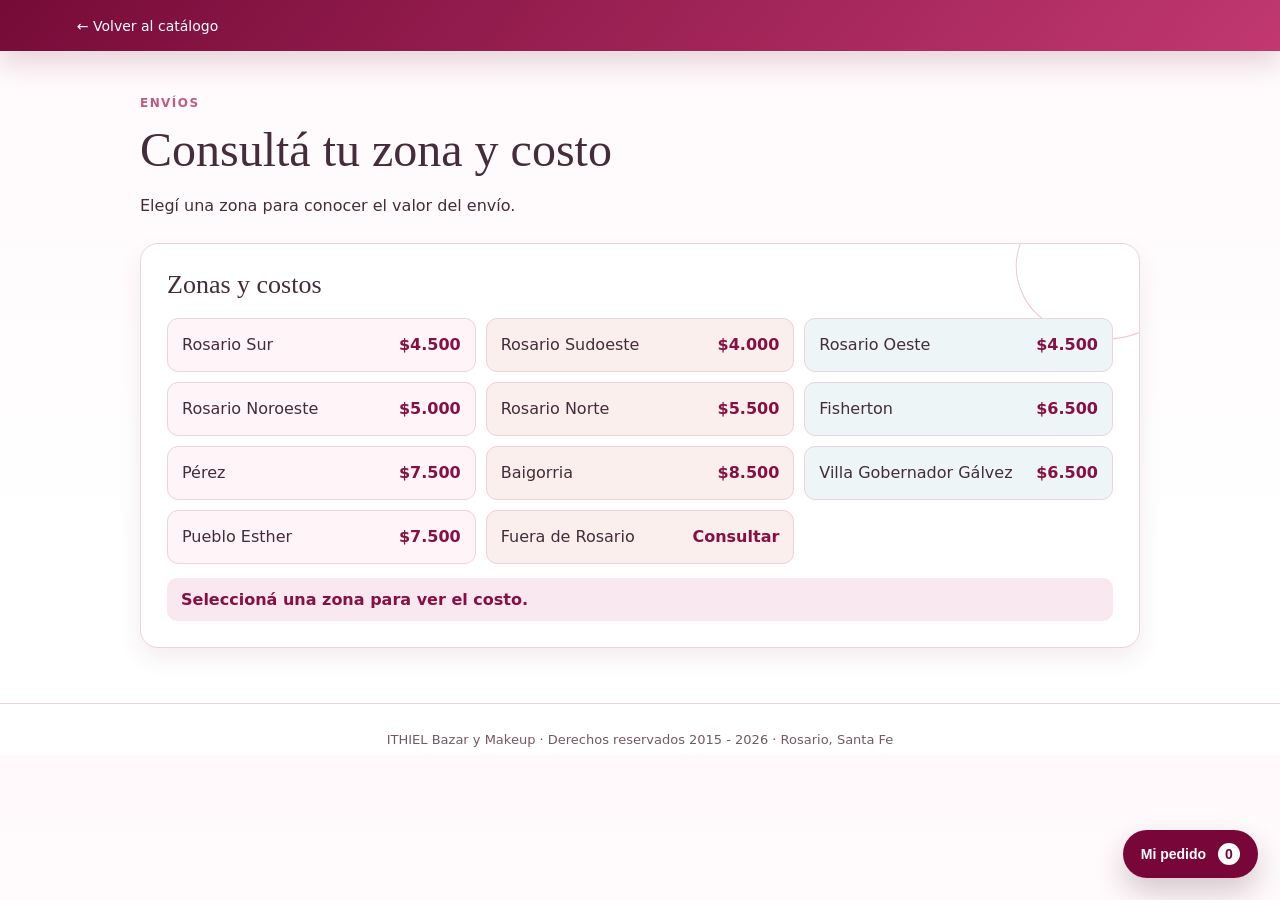
<file: envios.html>
<!doctype html><html lang="es"><head><meta charset="utf-8"><meta name="viewport" content="width=device-width,initial-scale=1"><title>ITHIEL · Envíos</title><style>:root{--wine:#851044;--rose:#bd5b82;--line:#ead4de;--ink:#442c3a}*{box-sizing:border-box}body{margin:0;background:#fff9fb;color:var(--ink);font-family:system-ui}header{padding:16px 6vw;color:#fff;background:linear-gradient(130deg,#760b38,#c13870)}header a{color:#fff;text-decoration:none;font-size:14px}main{width:min(1000px,90vw);margin:45px auto}h1{margin:10px 0;font:500 48px Georgia,serif}.lead{max-width:570px;line-height:1.6}.layout{display:grid;grid-template-columns:1fr 1fr;gap:24px;margin-top:32px}.panel{padding:26px;border:1px solid var(--line);border-radius:18px;background:#fff}.panel h2{margin:0 0 18px;font:500 26px Georgia,serif}label{display:grid;gap:7px;margin:14px 0;font-weight:600;font-size:14px}input,select{width:100%;padding:13px;border:1px solid var(--line);border-radius:10px;font:inherit}.zones{display:grid;gap:9px}.zone{display:flex;justify-content:space-between;gap:12px;padding:14px;border-radius:11px;background:#fff4f8}.zone b{color:var(--wine)}iframe{width:100%;height:300px;border:0;border-radius:13px}.note{margin-top:18px;color:#765767;font-size:13px;line-height:1.5}@media(max-width:700px){.layout{grid-template-columns:1fr}h1{font-size:39px}}.layout{display:block}.address-panel,.zones-panel{margin-top:24px}.zones{display:grid;grid-template-columns:repeat(3,minmax(0,1fr));gap:10px}.zone{min-height:54px;align-items:center}@media(max-width:700px){.zones{grid-template-columns:1fr}}body{background:linear-gradient(180deg,#fff9fb 0,#fff 72%)}header{box-shadow:0 12px 28px rgba(96,15,52,.16)}.panel{position:relative;overflow:hidden;box-shadow:0 10px 24px rgba(96,15,52,.08);transition:transform .28s ease,box-shadow .28s ease}.panel:hover{transform:translateY(-5px);box-shadow:0 18px 32px rgba(96,15,52,.14)}.panel h2{position:relative;z-index:1}.address-panel:before,.zones-panel:before{content:"";position:absolute;right:-55px;top:-75px;width:170px;height:170px;border:1px solid #bd5b8255;border-radius:48% 52% 58% 42%;transform:rotate(22deg)}.zones{position:relative;z-index:1}.zone{border:1px solid #ead4de;background:#fff4f8;transition:transform .22s ease,background .22s ease,box-shadow .22s ease}.zone:nth-child(3n+2){background:#fbefee}.zone:nth-child(3n){background:#eef5f6}.zone:hover{transform:translateY(-3px);background:#fff;box-shadow:0 8px 16px rgba(96,15,52,.1)}input:focus,select:focus{outline:3px solid #f3c7d8;border-color:#bd5b82}.note{padding:12px 14px;border-radius:10px;background:#fff4f8}.site-footer{margin-top:55px;padding:28px 12px 8px;border-top:1px solid #ead4de;color:#765767;text-align:center;font-size:13px}.zone{cursor:pointer;width:100%;border:1px solid #ead4de;font:inherit;text-align:left}.zone.selected{outline:3px solid #bd5b8266;border-color:#851044;transform:translateY(-3px);box-shadow:0 8px 16px rgba(96,15,52,.14)}.selected-zone-note{margin:14px 0 0;padding:12px 14px;border-radius:10px;color:#851044;background:#f9e8ef;font-weight:600}</style><link rel="stylesheet" href="styles/cart-floating.css"></head><body><header><a href="index.html">← Volver al catálogo</a></header><main><p style="color:#bd5b82;font-size:12px;font-weight:700;letter-spacing:.12em;text-transform:uppercase">Envíos</p><h1>Consultá tu zona y costo</h1><p class="lead">Elegí una zona para conocer el valor del envío.</p><section class="zones-panel panel"><h2>Zonas y costos</h2><div class="zones"><div class="zone"><span>Rosario Sur</span><b>$4.500</b></div><div class="zone"><span>Rosario Sudoeste</span><b>$4.000</b></div><div class="zone"><span>Rosario Oeste</span><b>$4.500</b></div><div class="zone"><span>Rosario Noroeste</span><b>$5.000</b></div><div class="zone"><span>Rosario Norte</span><b>$5.500</b></div><div class="zone"><span>Fisherton</span><b>$6.500</b></div><div class="zone"><span>Pérez</span><b>$7.500</b></div><div class="zone"><span>Baigorria</span><b>$8.500</b></div><div class="zone"><span>Villa Gobernador Gálvez</span><b>$6.500</b></div><div class="zone"><span>Pueblo Esther</span><b>$7.500</b></div><div class="zone"><span>Fuera de Rosario</span><b>Consultar</b></div></div><p id="selected-zone-note" class="selected-zone-note">Seleccioná una zona para ver el costo.</p></section></main><footer class="site-footer">ITHIEL Bazar y Makeup · Derechos reservados 2015 - 2026 · Rosario, Santa Fe</footer><script>
const zoneCards=[...document.querySelectorAll(".zone")],zoneNote=document.querySelector("#selected-zone-note");
zoneCards.forEach(card=>{card.setAttribute("role","button");card.tabIndex=0;const choose=()=>{zoneCards.forEach(item=>item.classList.toggle("selected",item===card));zoneNote.textContent=`${card.querySelector("span").textContent}: ${card.querySelector("b").textContent}`};card.addEventListener("click",choose);card.addEventListener("keydown",event=>{if(event.key==="Enter"||event.key===" "){event.preventDefault();choose()}})});
</script><script src="scripts/cart-floating.js"></script></body></html>
</file>
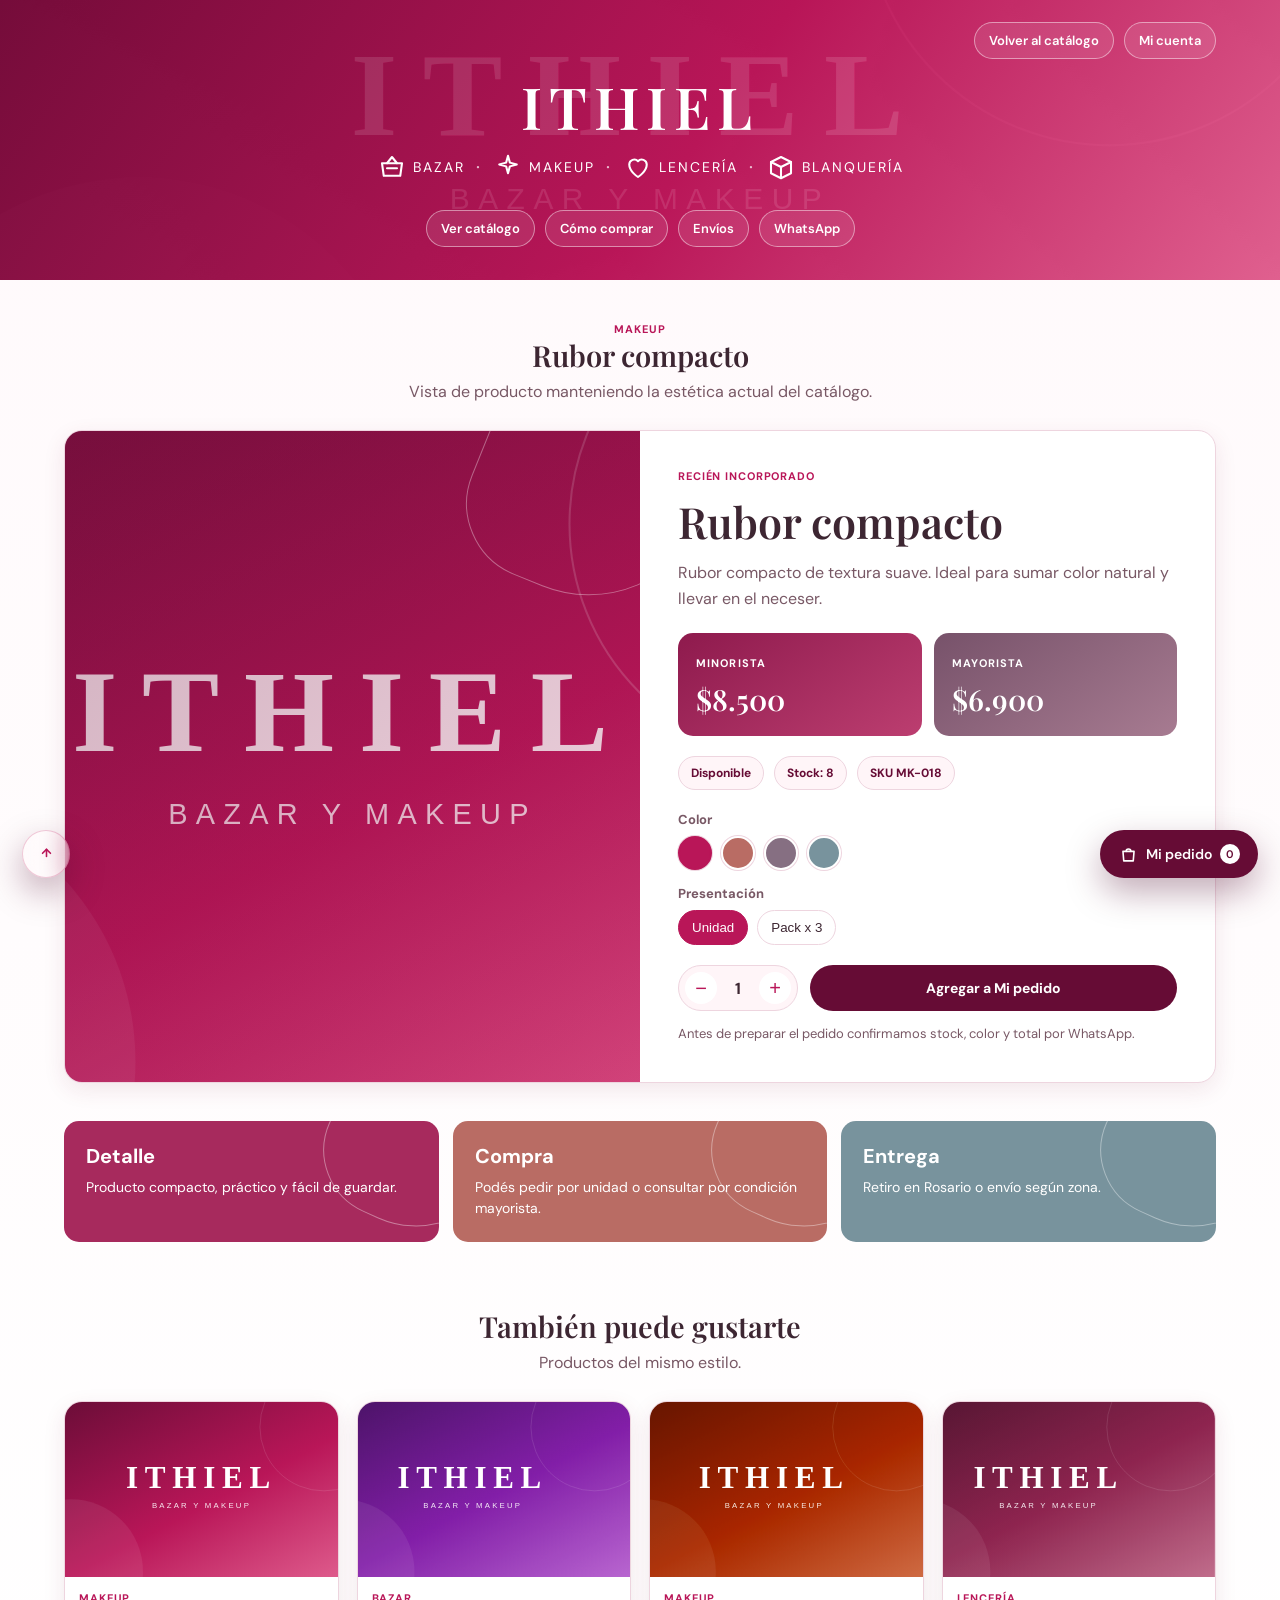
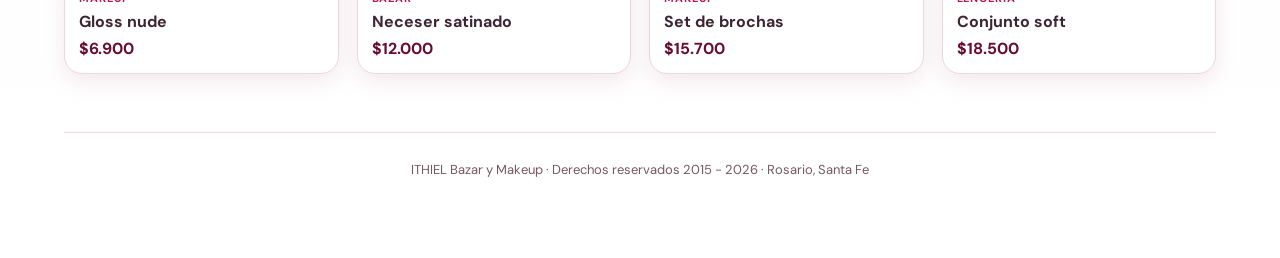
<file: producto.html>
<!doctype html>
<html lang="es">
<head>
<meta charset="utf-8">
<meta name="viewport" content="width=device-width,initial-scale=1">
<title>ITHIEL · Producto</title>
<meta name="description" content="Producto de ITHIEL Bazar y Makeup. Consultá disponibilidad, variantes y precio por WhatsApp.">
<link rel="canonical" href="https://ithielbazarymakeup.site/producto.html">
<meta property="og:type" content="product">
<meta property="og:title" content="ITHIEL · Producto">
<meta property="og:description" content="Consultá disponibilidad, variantes y precio por WhatsApp.">
<meta property="og:url" content="https://ithielbazarymakeup.site/producto.html">
<meta property="og:image" content="https://ithielbazarymakeup.site/assets/ithiel-fallback.svg">
<link rel="preconnect" href="https://fonts.googleapis.com">
<link href="https://fonts.googleapis.com/css2?family=DM+Sans:wght@400;600;700&family=Playfair+Display:wght@500;600&display=swap" rel="stylesheet">
<style>
:root{--deep:#660c35;--rose:#b91658;--soft:#fff5f9;--ink:#3d2632;--line:#eed5df;--terr:#b96c64;--blue:#78939d}
*{box-sizing:border-box}body{margin:0;background:linear-gradient(180deg,#fff9fb,#fff);color:var(--ink);font-family:"DM Sans",sans-serif;overflow-x:hidden}a{text-decoration:none}
header{min-height:280px;padding:22px 5vw;color:#fff;text-align:center;background:linear-gradient(125deg,#740b39,#b91658 54%,#e26291);position:relative;overflow:hidden}header:after{content:"";position:absolute;inset:0;background:url("assets/ithiel-fallback.svg") center/cover;opacity:.12;mix-blend-mode:luminosity}
.access,.actions,.brand,.sub{position:relative;z-index:1}.access,.actions{display:flex;justify-content:center;gap:10px;flex-wrap:wrap}.access{justify-content:flex-end}.pill{padding:9px 14px;border:1px solid #ffffff75;border-radius:999px;color:#fff;background:#ffffff19;font-size:13px;font-weight:600;transition:transform .22s ease,background .22s ease,box-shadow .22s ease}.pill:hover,.product-view:hover,.mini-card:hover,.choice:hover,.buy-btn:hover{transform:translateY(-4px);box-shadow:0 18px 32px rgba(96,15,52,.18)}
.brand{display:block;margin:8px auto 7px;font:600 58px "Playfair Display",serif;letter-spacing:.12em}.sub{display:flex;align-items:center;justify-content:center;gap:11px;flex-wrap:wrap;margin:0;font-size:14px;letter-spacing:2px;text-transform:uppercase}.sub span{display:inline-flex;align-items:center;gap:6px}.sub svg{width:30px;height:30px;fill:none;stroke:currentColor;stroke-width:1.65;stroke-linecap:round;stroke-linejoin:round}.sub b{font-size:20px;font-weight:400;opacity:.72}.actions{margin-top:28px}
main{width:min(1160px,90vw);margin:0 auto;padding:42px 0 72px}.title{text-align:center;margin:0 0 7px;font:600 29px "Playfair Display",serif}.copy{text-align:center;margin:0 0 28px;color:#785865}.tag{margin:0;color:var(--rose);font-size:11px;font-weight:700;text-transform:uppercase;letter-spacing:.08em}
.product-view{display:grid;grid-template-columns:1fr 1fr;gap:0;border:1px solid var(--line);border-radius:18px;overflow:hidden;background:#fff;box-shadow:0 7px 22px #7f234019;transition:transform .28s ease,box-shadow .28s ease}.product-photo{min-height:500px;background:linear-gradient(145deg,rgba(111,14,58,.35),rgba(185,22,88,.16)),url("assets/ithiel-fallback.svg") center/cover;position:relative}.product-photo:after{content:"";position:absolute;width:230px;height:230px;right:-70px;top:-65px;border:1px solid rgba(255,255,255,.35);border-radius:47% 53% 62% 38%;transform:rotate(22deg)}
.product-info{padding:38px;display:flex;flex-direction:column;justify-content:center}.product-info h1{margin:9px 0 10px;font:600 43px "Playfair Display",serif}.lead{margin:0 0 22px;color:#785865;line-height:1.6}.price-row{display:grid;grid-template-columns:1fr 1fr;gap:12px;margin-bottom:20px}.price-box{padding:18px;border-radius:15px;color:#fff;background:linear-gradient(145deg,#8e1a4d,#bc3e70)}.price-box:last-child{background:linear-gradient(145deg,#77526a,#a77b91)}.price-box span{font-size:11px;font-weight:700;text-transform:uppercase;letter-spacing:.1em}.price-box strong{display:block;margin-top:8px;font:600 29px "Playfair Display",serif}
.status-line{display:flex;gap:10px;flex-wrap:wrap;margin-bottom:21px}.status{padding:8px 12px;border-radius:999px;background:#fff5f8;border:1px solid var(--line);color:var(--deep);font-size:12px;font-weight:700}.choices{display:grid;gap:15px;margin-bottom:20px}.choice-title{display:block;margin-bottom:8px;color:#785865;font-size:13px;font-weight:700}.choice-list{display:flex;gap:9px;flex-wrap:wrap}.choice{border:1px solid var(--line);border-radius:999px;background:#fff;color:var(--ink);padding:9px 13px;cursor:pointer;transition:transform .22s ease,box-shadow .22s ease}.choice.active{color:#fff;background:var(--rose);border-color:var(--rose)}.swatch{width:34px;height:34px;padding:0;border-radius:50%;border:2px solid #fff;box-shadow:0 0 0 1px var(--line)}.swatch:nth-child(1){background:#b91658}.swatch:nth-child(2){background:#b96c64}.swatch:nth-child(3){background:#866f82}.swatch:nth-child(4){background:#78939d}
.cart-line{display:grid;grid-template-columns:120px 1fr;gap:12px}.qty{display:flex;align-items:center;justify-content:space-between;padding:6px;border:1px solid var(--line);border-radius:999px;background:#fff5f8}.qty button{width:32px;height:32px;border:0;border-radius:50%;background:#fff;color:var(--rose);font-size:20px;cursor:pointer}.buy-btn{border:0;border-radius:999px;color:#fff;background:var(--deep);font:700 14px "DM Sans",sans-serif;cursor:pointer;transition:transform .22s ease,background .22s ease,box-shadow .22s ease}.buy-btn:hover{background:var(--rose)}.note{margin:13px 0 0;color:#785865;font-size:13px;line-height:1.5}
.details{display:grid;grid-template-columns:repeat(3,1fr);gap:14px;margin-top:38px}.detail-card{position:relative;overflow:hidden;padding:22px;border-radius:15px;color:#fff;background:#a72a5d}.detail-card:nth-child(2){background:#b96c64}.detail-card:nth-child(3){background:#78939d}.detail-card:before{content:"";position:absolute;width:175px;height:175px;right:-68px;top:-70px;border:1px solid rgba(255,255,255,.38);border-radius:48% 52% 58% 42%;transform:rotate(24deg)}.detail-card h3{position:relative;margin:0 0 8px;font-size:20px}.detail-card p{position:relative;margin:0;line-height:1.55;font-size:14px}
.related{margin-top:65px}.grid{display:grid;grid-template-columns:repeat(4,1fr);gap:18px}.mini-card{border:1px solid var(--line);border-radius:18px;overflow:hidden;background:#fff;box-shadow:0 7px 22px #7f234019;transition:transform .28s ease,box-shadow .28s ease}.image{height:175px;background:url("assets/ithiel-fallback.svg") center/cover}.mini-card:nth-child(2) .image{background-position:85%;filter:hue-rotate(315deg)}.mini-card:nth-child(3) .image{background-position:70%;filter:hue-rotate(45deg)}.mini-card:nth-child(4) .image{background-position:100%;filter:saturate(.65)}.mini-card div:last-child{padding:14px}.mini-card h3{margin:6px 0;font-size:16px}.price{margin:0;color:var(--deep);font-weight:700}
footer{margin-top:58px;padding:28px 12px 8px;border-top:1px solid var(--line);color:#765763;text-align:center;font-size:13px}.cart-button,.scroll-top{position:fixed;bottom:22px;z-index:5;border:0;cursor:pointer;box-shadow:0 14px 34px rgba(77,8,43,.34);transition:transform .22s ease,background .22s ease}.cart-button{right:22px;min-width:158px;padding:14px 17px;border-radius:999px;color:#fff;background:var(--deep);font:600 14px "DM Sans",sans-serif;display:inline-flex;align-items:center;justify-content:center;gap:8px}.cart-button:hover,.scroll-top:hover{transform:translateY(-4px);background:var(--rose)}.cart-button span{display:inline-grid;place-items:center;min-width:20px;height:20px;border-radius:50%;color:var(--deep);background:#fff;font-size:11px}.cart-button svg,.scroll-top svg{width:19px;height:19px;fill:none;stroke:currentColor;stroke-width:2;stroke-linecap:round;stroke-linejoin:round}.scroll-top{left:22px;width:48px;height:48px;border-radius:50%;border:1px solid rgba(185,22,88,.22);color:var(--rose);background:rgba(255,248,251,.20);backdrop-filter:blur(10px)}
@media(max-width:820px){.product-view{grid-template-columns:1fr}.product-photo{min-height:340px}.details{grid-template-columns:1fr}.grid{grid-template-columns:repeat(2,1fr)}.brand{font-size:44px}.cart-line,.price-row{grid-template-columns:1fr}}@media(max-width:440px){.grid{grid-template-columns:1fr}.brand{font-size:38px;margin-top:55px}.access{justify-content:center}.product-info{padding:25px}.cart-button{right:14px;bottom:14px}.scroll-top{left:14px;bottom:14px}}
</style><link rel="stylesheet" href="styles/cart-floating.css"></head>
<body>
<header><nav class="access"><a class="pill" href="index.html">Volver al catálogo</a><a class="pill" href="#cuenta">Mi cuenta</a></nav><p class="brand">ITHIEL</p><div class="sub" aria-label="Rubros"><span><svg viewBox="0 0 24 24"><path d="M4 9h16l-1.4 10H5.4L4 9Z"></path><path d="m8 9 4-5 4 5M8 13h8"></path></svg>Bazar</span><b>·</b><span><svg viewBox="0 0 24 24"><path d="m12 3 1.5 5.5L19 10l-5.5 1.5L12 17l-1.5-5.5L5 10l5.5-1.5L12 3Z"></path></svg>Makeup</span><b>·</b><span><svg viewBox="0 0 24 24"><path d="M12 20s-7-4.4-7-10a4 4 0 0 1 7-2.6A4 4 0 0 1 19 10c0 5.6-7 10-7 10Z"></path></svg>Lencería</span><b>·</b><span><svg viewBox="0 0 24 24"><path d="M4 8 12 4l8 4-8 4-8-4Z"></path><path d="M4 8v9l8 4 8-4V8M12 12v9"></path></svg>Blanquería</span></div><nav class="actions"><a class="pill" href="index.html#bazar">Ver catálogo</a><a class="pill" href="index.html#como-comprar">Cómo comprar</a><a class="pill" href="envios.html">Envíos</a><a class="pill" href="#whatsapp">WhatsApp</a></nav></header>
<main><p class="tag" style="text-align:center">Makeup</p><h1 class="title">Rubor compacto</h1><p class="copy">Vista de producto manteniendo la estética actual del catálogo.</p><section class="product-view"><div class="product-photo" aria-label="Foto del producto"></div><article class="product-info"><p class="tag">Recién incorporado</p><h1>Rubor compacto</h1><p class="lead">Rubor compacto de textura suave. Ideal para sumar color natural y llevar en el neceser.</p><div class="price-row"><div class="price-box"><span>Minorista</span><strong>$8.500</strong></div><div class="price-box"><span>Mayorista</span><strong>$6.900</strong></div></div><div class="status-line"><span class="status">Disponible</span><span class="status">Stock: 8</span><span class="status">SKU MK-018</span></div><div class="choices"><div><span class="choice-title">Color</span><div class="choice-list"><button class="choice swatch active" type="button" aria-label="Rosa"></button><button class="choice swatch" type="button" aria-label="Durazno"></button><button class="choice swatch" type="button" aria-label="Malva"></button><button class="choice swatch" type="button" aria-label="Nude frío"></button></div></div><div><span class="choice-title">Presentación</span><div class="choice-list"><button class="choice active" type="button">Unidad</button><button class="choice" type="button">Pack x 3</button></div></div></div><div class="cart-line"><div class="qty"><button id="minus" type="button">−</button><strong id="qty">1</strong><button id="plus" type="button">+</button></div><button class="buy-btn" id="add-cart" type="button">Agregar a Mi pedido</button></div><p class="note">Antes de preparar el pedido confirmamos stock, color y total por WhatsApp.</p></article></section><section class="details"><article class="detail-card"><h3>Detalle</h3><p>Producto compacto, práctico y fácil de guardar.</p></article><article class="detail-card"><h3>Compra</h3><p>Podés pedir por unidad o consultar por condición mayorista.</p></article><article class="detail-card"><h3>Entrega</h3><p>Retiro en Rosario o envío según zona.</p></article></section><section class="related"><h2 class="title">También puede gustarte</h2><p class="copy">Productos del mismo estilo.</p><div class="grid"><article class="mini-card"><div class="image"></div><div><p class="tag">Makeup</p><h3>Gloss nude</h3><p class="price">$6.900</p></div></article><article class="mini-card"><div class="image"></div><div><p class="tag">Bazar</p><h3>Neceser satinado</h3><p class="price">$12.000</p></div></article><article class="mini-card"><div class="image"></div><div><p class="tag">Makeup</p><h3>Set de brochas</h3><p class="price">$15.700</p></div></article><article class="mini-card"><div class="image"></div><div><p class="tag">Lencería</p><h3>Conjunto soft</h3><p class="price">$18.500</p></div></article></div></section><footer>ITHIEL Bazar y Makeup · Derechos reservados 2015 - 2026 · Rosario, Santa Fe</footer></main><button class="scroll-top" type="button" aria-label="Volver arriba" onclick="window.scrollTo({top:0,behavior:'smooth'})"><svg viewBox="0 0 24 24"><path d="m7 13 5-5 5 5"></path><path d="M12 8v9"></path></svg></button><button class="cart-button" type="button"><svg viewBox="0 0 24 24"><path d="M5 8h14l-1 12H6L5 8Z"></path><path d="M9 8a3 3 0 0 1 6 0"></path></svg>Mi pedido <span id="cart-count">0</span></button>
<script>const qty=document.querySelector("#qty"),count=document.querySelector("#cart-count");document.querySelector("#minus").addEventListener("click",()=>qty.textContent=Math.max(1,Number(qty.textContent)-1));document.querySelector("#plus").addEventListener("click",()=>qty.textContent=Number(qty.textContent)+1);document.querySelector("#add-cart").addEventListener("click",()=>count.textContent=Number(count.textContent)+Number(qty.textContent));document.querySelectorAll(".choice").forEach(button=>button.addEventListener("click",()=>{const group=button.parentElement;group.querySelectorAll(".choice").forEach(item=>item.classList.remove("active"));button.classList.add("active")}));</script>
<script src="scripts/cart-floating.js"></script></body></html>
</file>
<file: styles/cart-floating.css>
.ithiel-shared-cart{position:fixed;z-index:30;right:22px;bottom:22px;border:0;border-radius:999px;padding:13px 18px;color:#fff;background:#790638;box-shadow:0 14px 30px rgba(74,17,43,.22);font:600 14px "DM Sans",sans-serif;cursor:pointer}
.ithiel-shared-cart:hover{background:#b92967;box-shadow:0 0 24px rgba(222,119,161,.65)}
.ithiel-shared-cart span{display:inline-grid;place-items:center;min-width:22px;height:22px;margin-left:8px;border-radius:50%;color:#790638;background:#fff}
.ithiel-shared-modal{position:fixed;z-index:40;inset:0;display:none;place-items:center;padding:16px}
.ithiel-shared-modal.open{display:grid}
.ithiel-shared-backdrop{position:absolute;inset:0;background:rgba(55,20,39,.42);backdrop-filter:blur(6px)}
.ithiel-shared-panel{position:relative;width:min(430px,100%);max-height:calc(100vh - 32px);overflow:auto;padding:24px;border-radius:24px;color:#442c3a;background:#fff9fb;box-shadow:0 24px 60px rgba(74,17,43,.25)}
.ithiel-shared-panel h2{margin:0 0 14px;font:500 30px "Playfair Display",serif}
.ithiel-shared-close{position:absolute;right:14px;top:12px;border:0;background:transparent;color:#790638;font-size:25px;cursor:pointer}
.ithiel-shared-item{display:flex;justify-content:space-between;gap:10px;padding:11px 0;border-bottom:1px solid #ead4de}
.ithiel-shared-item small{display:block;color:#765767}
.ithiel-shared-actions{display:flex;align-items:center;gap:6px}
.ithiel-shared-actions button{width:27px;height:27px;border:1px solid #e7b9ca;border-radius:50%;color:#790638;background:#fff;cursor:pointer}
.ithiel-shared-total{display:flex;justify-content:space-between;margin:15px 0;font-weight:700}
.ithiel-shared-rule{margin:0 0 14px;color:#765767;font-size:13px}
.ithiel-shared-send{width:100%;padding:12px;border:0;border-radius:999px;color:#fff;background:#790638;font-weight:700;cursor:pointer}
@media(max-width:600px){.ithiel-shared-cart{right:14px;bottom:14px}.ithiel-shared-panel{padding:21px}}
</file>
